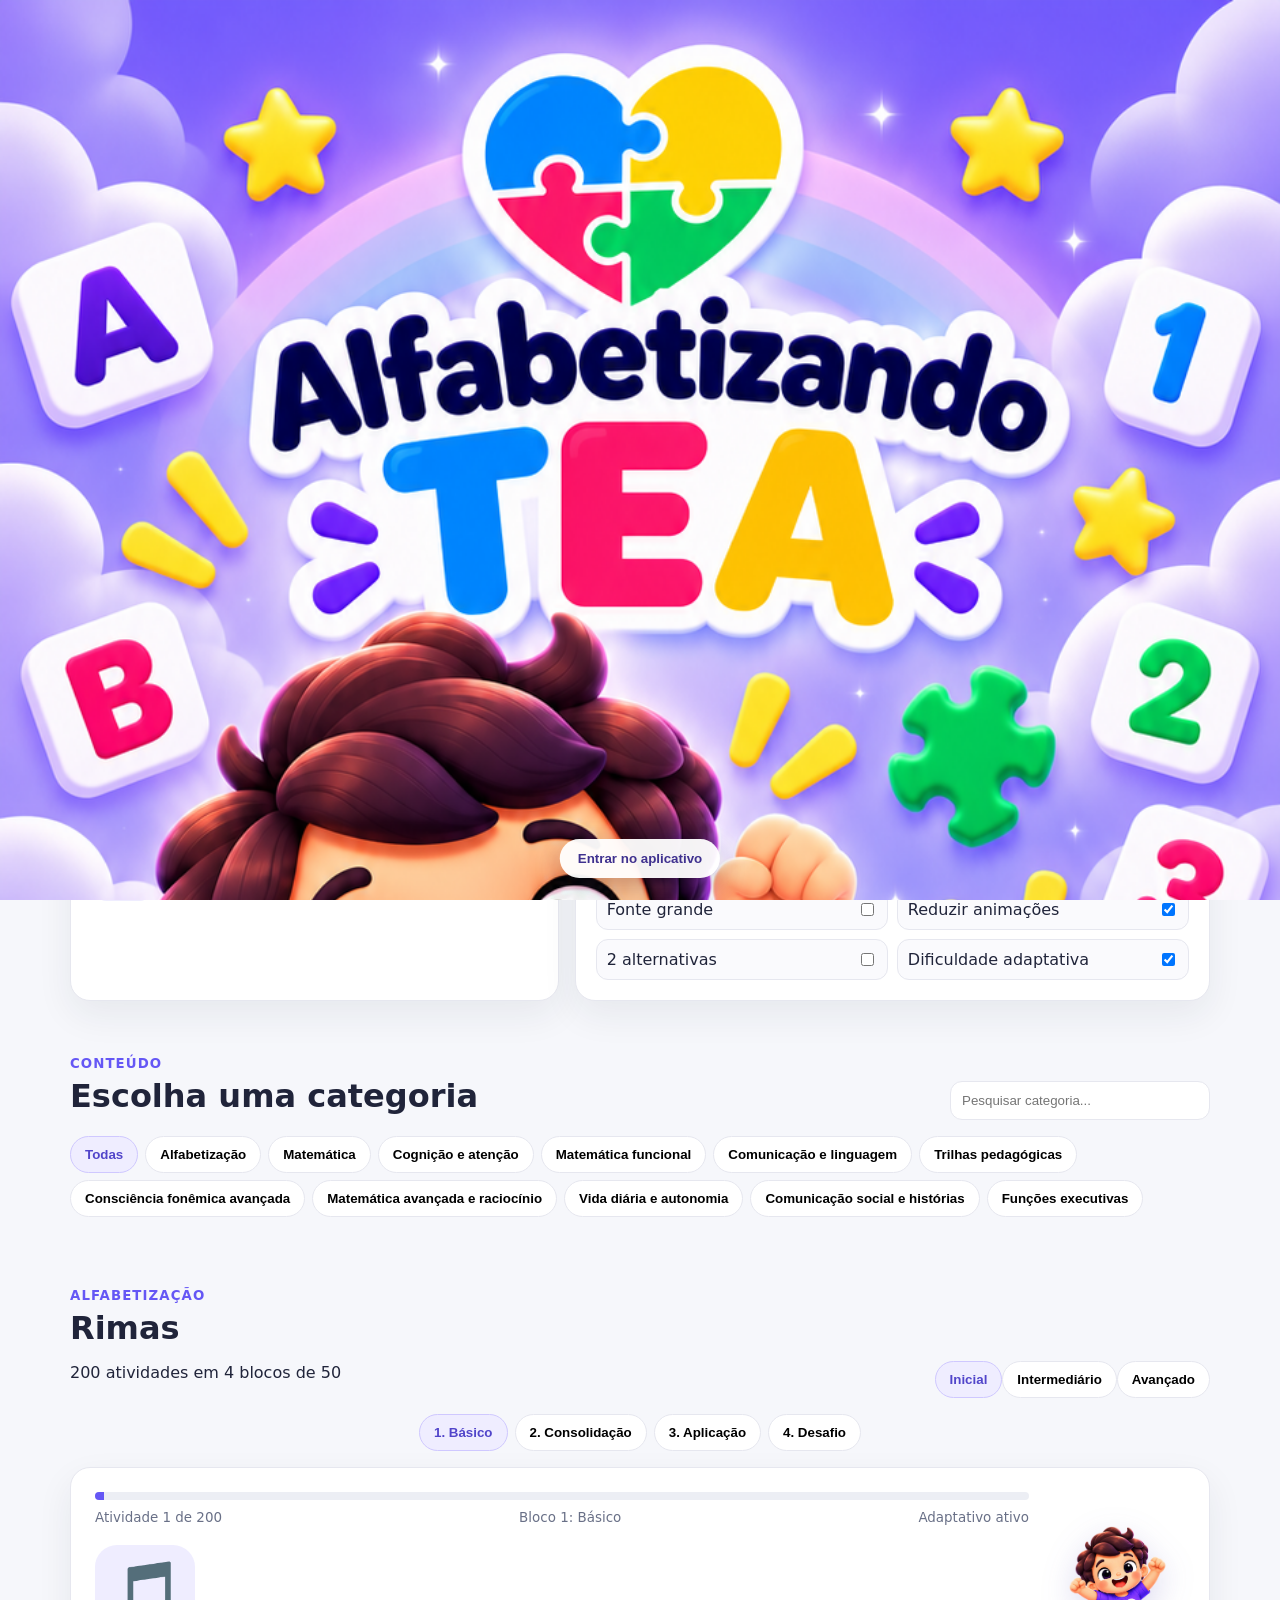
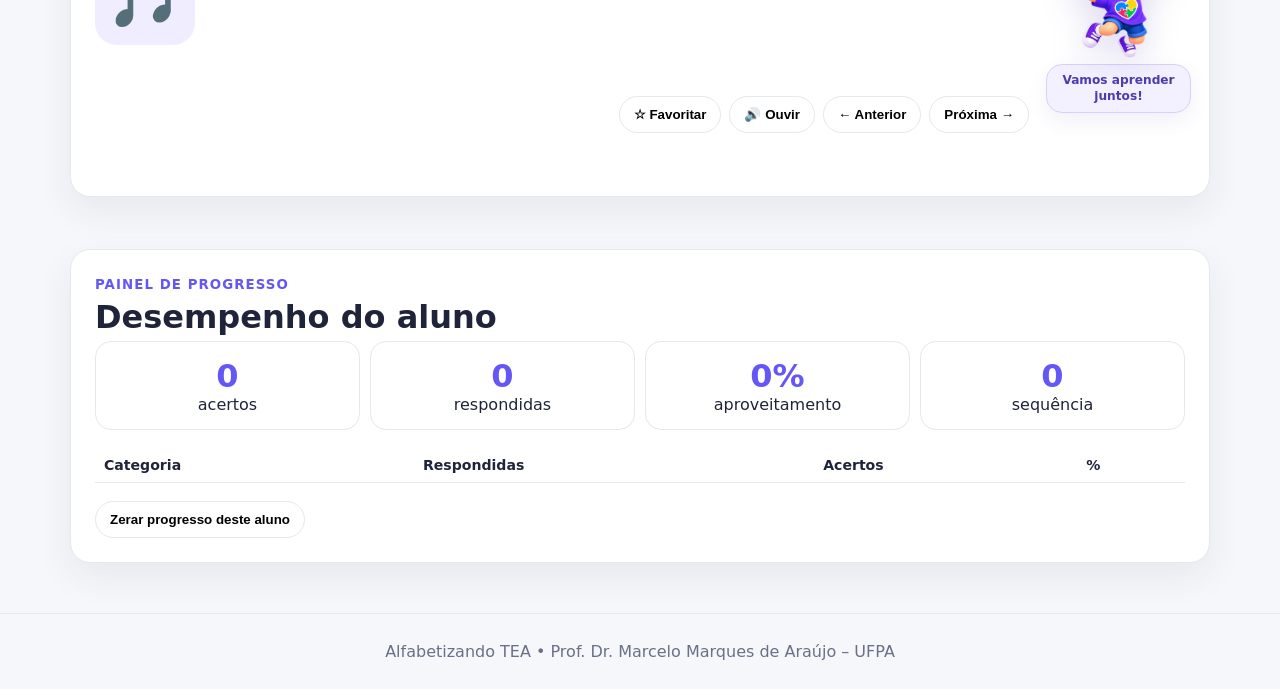
<file: index.html>
<!doctype html><html lang="pt-BR"><head><meta charset="utf-8"><meta name="viewport" content="width=device-width,initial-scale=1"><meta name="theme-color" content="#6557f5"><title>Alfabetizando TEA ULTRA 22K</title><link rel="manifest" href="manifest.webmanifest"><link rel="icon" href="icon.svg"><link rel="stylesheet" href="style.css"></head><body>
<div id="appSplash" class="appSplash" aria-label="Tela de abertura do Alfabetizando TEA">
  <img src="tela_abertura.png" alt="Alfabetizando TEA - 22.000 atividades para aprender brincando">
  <button id="skipSplash" type="button">Entrar no aplicativo</button>
</div>

<header><div class="wrap hero"><div><span class="pill">Plataforma adaptativa • Alfabetização • Matemática • TEA</span><h1>Alfabetizando TEA</h1><p>Versão ULTRA 22K com 22.000 atividades, 110 categorias, 200 atividades por categoria, avaliação diagnóstica, múltiplos perfis, mapa de habilidades, modo professor/aluno, relatórios e adaptação automática.</p><div class="actions"><button id="diagnosticBtn">Fazer diagnóstico</button><a href="#cats">Explorar atividades</a><button id="installBtn" hidden>Instalar aplicativo</button></div><small>Prof. Dr. Marcelo Marques de Araújo – UFPA</small></div><div class="heroCard"><b>110 categorias × 200 atividades</b><span>22.000 atividades organizadas em 4 blocos pedagógicos de 50.</span></div></div></header>
<main class="wrap">
<section class="stats"><article><b>22.000</b><span>atividades</span></article><article><b>110</b><span>categorias</span></article><article><b>200</b><span>por categoria</span></article><article><b>4</b><span>blocos pedagógicos</span></article></section>
<section class="mode"><button data-mode="student" class="active">🎓 Modo aluno</button><button data-mode="teacher">👩‍🏫 Modo professor</button></section>
<section class="panels"><article><div class="head"><div><small>PERFIS</small><h2>Aluno atual</h2></div><button id="profilesBtn">Gerenciar</button></div><div class="profile"><span>👤</span><div><b id="studentName">Aluno</b><small id="studentGoal">Meta: aprendizagem geral</small></div></div></article><article><small>ADAPTAÇÃO TEA</small><h2>Preferências</h2><div class="settings"><label>Modo tranquilo <input id="calmMode" type="checkbox" checked></label><label>Áudio automático <input id="autoVoice" type="checkbox"></label><label>Fonte grande <input id="largeText" type="checkbox"></label><label>Reduzir animações <input id="reduceMotion" type="checkbox" checked></label><label>2 alternativas <input id="twoChoices" type="checkbox"></label><label>Dificuldade adaptativa <input id="adaptive" type="checkbox" checked></label></div></article></section>
<section id="teacherPanel" class="teacher" hidden>
<div class="head">
  <div><small>ÁREA PROFISSIONAL</small><h2>Painel do professor</h2><p class="teacherIntro">Acompanhe cada aluno, identifique habilidades consolidadas, dificuldades e intervenções sugeridas.</p></div>
  <div class="teacherActions">
    <select id="reportPeriod"><option value="all">Todo o período</option><option value="30">Últimos 30 dias</option><option value="7">Últimos 7 dias</option></select>
    <button id="printBtn">📄 Exportar PDF</button><button id="csvBtn">⬇️ Exportar CSV</button>
  </div>
</div>
<div id="teacherReport" class="teacherReport">
  <div class="reportHeader"><div><span class="reportKicker">RELATÓRIO PEDAGÓGICO INDIVIDUAL</span><h3 id="reportStudentName">Aluno</h3><p id="reportStudentMeta"></p></div><div class="reportDate" id="reportDate"></div></div>
  <div class="reportSummary"><article><b id="reportAnswered">0</b><span>atividades respondidas</span></article><article><b id="reportAccuracy">0%</b><span>aproveitamento</span></article><article><b id="reportMastered">0</b><span>habilidades dominadas</span></article><article><b id="reportDeveloping">0</b><span>em desenvolvimento</span></article></div>
  <div class="teachergrid enhanced">
    <article><h3>Mapa de habilidades</h3><p class="teacherHint">Dominada ≥ 85%; Em desenvolvimento 60–84%; Precisa de apoio &lt; 60%.</p><div id="skillMap"></div></article>
    <article><h3>Categorias com maior dificuldade</h3><div id="hardestCategories" class="rankList"></div></article>
    <article><h3>Recomendações de intervenção</h3><div id="recommendation" class="interventionList">Realize algumas atividades.</div></article>
  </div>
  <div class="teachergrid lower">
    <article><h3>Histórico de desempenho</h3><div id="historyChart" class="historyChart"></div><div class="historyLegend">Últimas respostas registradas</div></article>
    <article><h3>Trilha personalizada / Favoritos</h3><div id="favorites"></div></article>
    <article><h3>Diagnóstico inicial</h3><div id="diagnosticSummary" class="diagnosticSummary">Ainda não realizado.</div></article>
  </div>
  <div class="pedagogicalReportEditor refinedReport">
    <div class="pedagogicalHead reportTopbar">
      <div>
        <span class="reportKicker">PLANEJAMENTO E REGISTRO PEDAGÓGICO</span>
        <h3>Relatório pedagógico ampliado</h3>
        <p>Organize o acompanhamento do aluno em um único espaço, com dados salvos individualmente no dispositivo.</p>
      </div>
      <div class="reportTopActions">
        <span id="saveStatus" class="saveStatus">Alterações salvas automaticamente</span>
        <button id="savePedagogicalReport" class="teacherSaveBtn">💾 Salvar agora</button>
      </div>
    </div>

    <div class="reportSection">
      <div class="reportSectionTitle"><span class="sectionNumber">1</span><div><h4>Identificação do acompanhamento</h4><p>Informe o período e o responsável pelo registro.</p></div></div>
      <div class="pedagogicalGrid twoColumns">
        <label class="fieldCard"><span>Período de acompanhamento</span><input id="followupPeriod" placeholder="Ex.: 01/09/2026 a 30/09/2026"></label>
        <label class="fieldCard"><span>Professor(a) responsável</span><input id="teacherName" placeholder="Nome do(a) professor(a)"></label>
      </div>
    </div>

    <div class="reportSection">
      <div class="reportSectionTitle"><span class="sectionNumber">2</span><div><h4>Planejamento individual</h4><p>Defina objetivos e prioridades para o próximo período.</p></div></div>
      <div class="pedagogicalGrid twoColumns">
        <label class="fieldCard"><span>Metas individuais</span><textarea id="individualGoals" rows="7" placeholder="Ex.: ampliar leitura de palavras simples; consolidar adição até 20; aumentar autonomia na rotina escolar."></textarea></label>
        <label class="fieldCard"><span>Habilidades prioritárias</span><textarea id="prioritySkills" rows="7" placeholder="Registre as habilidades prioritárias para o próximo período."></textarea></label>
      </div>
    </div>

    <div class="reportSection">
      <div class="reportSectionTitle"><span class="sectionNumber">3</span><div><h4>Registro do professor</h4><p>Descreva estratégias, avanços, apoios necessários e aspectos relevantes do acompanhamento.</p></div></div>
      <label class="fieldCard fullWidth"><span>Observações do professor</span><textarea id="teacherNotes" rows="9" placeholder="Registre participação, estratégias que funcionaram, comportamentos observados, formas de apoio, generalização das aprendizagens e outros aspectos relevantes."></textarea></label>
    </div>

    <div class="reportSection">
      <div class="reportSectionTitle"><span class="sectionNumber">4</span><div><h4>Intervenções pedagógicas</h4><p>Use as sugestões automáticas como ponto de partida e personalize conforme o contexto do aluno.</p></div></div>
      <label class="fieldCard fullWidth"><span>Sugestões de intervenção pedagógica</span><textarea id="interventionNotes" rows="8" placeholder="O aplicativo sugere intervenções automaticamente, mas você pode complementar ou substituir este texto."></textarea></label>
    </div>

    <div class="autoConclusionBox refinedConclusion">
      <div class="pedagogicalHead compact">
        <div><span class="reportKicker">CONCLUSÃO AUTOMÁTICA</span><h3>Texto para registro pedagógico</h3><p>Gere uma síntese a partir do diagnóstico, desempenho, metas, habilidades e observações registradas.</p></div>
        <div class="teacherActions"><button id="generateConclusion">✨ Gerar conclusão</button><button id="copyConclusion">📋 Copiar texto</button></div>
      </div>
      <textarea id="autoConclusion" rows="14" placeholder="A conclusão será gerada a partir do diagnóstico, desempenho, habilidades, dificuldades, metas e observações registradas."></textarea>
      <div class="conclusionFooter"><span id="conclusionCount">0 caracteres</span><span>Você pode editar o texto antes de copiar ou exportar.</span></div>
    </div>
  </div>

  <div class="historyTableWrap"><h3>Registro recente</h3><table><thead><tr><th>Data</th><th>Categoria</th><th>Nível</th><th>Bloco</th><th>Resultado</th></tr></thead><tbody id="historyBody"></tbody></table></div>
</div>
</section>
<section id="cats"><div class="head"><div><small>CONTEÚDO</small><h2>Escolha uma categoria</h2></div><input id="search" placeholder="Pesquisar categoria..."></div><div id="filters" class="filters"></div><div id="cards" class="cards"></div></section>
<section id="practice"><div class="head"><div><small id="groupNow">ALFABETIZAÇÃO</small><h2 id="catNow">Rimas</h2><p id="skillNow">200 atividades em 4 blocos de 50</p></div><div class="levels"><button data-level="Inicial" class="active">Inicial</button><button data-level="Intermediário">Intermediário</button><button data-level="Avançado">Avançado</button></div></div>
<div class="blocks"><button data-block="0" class="active">1. Básico</button><button data-block="1">2. Consolidação</button><button data-block="2">3. Aplicação</button><button data-block="3">4. Desafio</button></div>
<div class="activity activityWithMascot">
  <div class="activityMascotWrap">
    <img id="activityMascot" class="activityMascot" src="mascote_menino.png" alt="Mascote do Alfabetizando TEA">
    <div id="mascotBubble" class="mascotBubble">Vamos aprender juntos!</div>
  </div>
  <div class="bar"><i id="bar"></i></div>
  <div class="meta"><span id="counter">Atividade 1 de 200</span><span id="blockLabel">Bloco 1: Básico</span><span id="adaptiveLabel">Adaptativo ativo</span></div>
  <div class="prompt"><div id="emoji">🎵</div><h3 id="question"></h3></div>
  <div id="answers"></div>
  <div id="feedback"></div>
  <div class="nav"><button id="favBtn">☆ Favoritar</button><button id="speakBtn">🔊 Ouvir</button><button id="prevBtn">← Anterior</button><button id="nextBtn">Próxima →</button></div>
</div></section>
<section class="dashboard"><div class="head"><div><small>PAINEL DE PROGRESSO</small><h2>Desempenho do aluno</h2></div></div><div class="dash"><article><b id="hits">0</b><span>acertos</span></article><article><b id="done">0</b><span>respondidas</span></article><article><b id="rate">0%</b><span>aproveitamento</span></article><article><b id="streak">0</b><span>sequência</span></article></div><div class="tablewrap"><table><thead><tr><th>Categoria</th><th>Respondidas</th><th>Acertos</th><th>%</th></tr></thead><tbody id="progressBody"></tbody></table></div><button id="resetBtn">Zerar progresso deste aluno</button></section>
</main>
<div id="profilesModal" class="modal" hidden><div class="modalCard"><button class="close" id="closeProfiles">×</button><h2>Gerenciar perfis</h2><div id="profilesList"></div><hr><input id="newName" placeholder="Nome ou apelido"><select id="newGoal"><option>Alfabetização</option><option>Matemática</option><option>Comunicação</option><option>Cognição e atenção</option><option>Autonomia</option><option>Aprendizagem geral</option></select><button id="addProfile">Adicionar perfil</button></div></div>
<div id="diagModal" class="modal" hidden><div class="modalCard"><button class="close" id="closeDiag">×</button><h2>Avaliação diagnóstica</h2><div id="diagArea">12 questões curtas de alfabetização, matemática, atenção, linguagem e autonomia.</div><button id="diagNext">Começar</button></div></div>
<footer>Alfabetizando TEA • Prof. Dr. Marcelo Marques de Araújo – UFPA</footer><script src="script.js"></script>
<script>
(function(){
  const ids=['followupPeriod','teacherName','individualGoals','prioritySkills','teacherNotes','interventionNotes','autoConclusion'];
  const el=id=>document.getElementById(id);
  function currentProfile(){
    try { return typeof prof==='function' ? prof() : null; } catch(e){ return null; }
  }
  function persist(){
    const p=currentProfile(); if(!p) return;
    p.pedagogical=p.pedagogical||{};
    ids.forEach(id=>{ if(el(id)) p.pedagogical[id]=el(id).value.trim(); });
    try { if(typeof save==='function') save(); } catch(e){}
    if(el('saveStatus')) el('saveStatus').textContent='Salvo às '+new Date().toLocaleTimeString('pt-BR',{hour:'2-digit',minute:'2-digit'});
    countConclusion();
  }
  function load(){
    const p=currentProfile(); if(!p) return;
    p.pedagogical=p.pedagogical||{};
    ids.forEach(id=>{ if(el(id)) el(id).value=p.pedagogical[id]||''; });
    if(el('interventionNotes') && !el('interventionNotes').value.trim()){
      try{
        const hard=typeof hardestList==='function'?hardestList():[];
        if(hard.length && typeof interventionByGroup!=='undefined'){
          el('interventionNotes').value=hard.slice(0,3).map(x=>x.k+': '+(interventionByGroup[x.group]||'retomar a habilidade com apoio graduado.')).join('\n');
        }
      }catch(e){}
    }
    countConclusion();
  }
  function countConclusion(){
    if(el('conclusionCount')) el('conclusionCount').textContent=((el('autoConclusion')?.value)||'').length+' caracteres';
  }
  function strongest(){
    try{
      const stats=(typeof categoryStatsFromHistory==='function'&&categoryStatsFromHistory()) || currentProfile()?.progress?.byCat || {};
      return Object.entries(stats).filter(([k,v])=>v.d>=3).map(([k,v])=>({k,pct:Math.round(v.h/v.d*100)})).sort((a,b)=>b.pct-a.pct).slice(0,4);
    }catch(e){return []}
  }
  function generate(){
    const p=currentProfile(); if(!p) return;
    let history=[]; try{history=typeof filteredHistory==='function'?filteredHistory():(p.history||[])}catch(e){history=p.history||[]}
    const answered=history.length||p.progress?.done||0, hits=history.length?history.filter(x=>x.correct).length:(p.progress?.hits||0), acc=answered?Math.round(hits/answered*100):0;
    let hard=[]; try{hard=typeof hardestList==='function'?hardestList():[]}catch(e){}
    const strong=strongest(), r=p.pedagogical||{};
    const diag=p.diagnostic?`Na avaliação diagnóstica inicial, o aluno apresentou ${p.diagnostic.score}% de aproveitamento. `:'';
    const perf=answered?`No período analisado, realizou ${answered} atividades, com ${acc}% de aproveitamento geral. `:'Ainda não há quantidade suficiente de atividades respondidas para uma análise quantitativa consolidada. ';
    const strengths=strong.length?`Entre os desempenhos mais favoráveis, destacam-se ${strong.map(x=>`${x.k} (${x.pct}%)`).join(', ')}. `:'';
    const needs=hard.length?`As categorias que demandam maior acompanhamento são ${hard.slice(0,3).map(x=>`${x.k} (${x.pct}%)`).join(', ')}. `:'';
    const goals=r.individualGoals?`As metas individuais definidas para o período são: ${r.individualGoals}. `:'';
    const priorities=r.prioritySkills?`As habilidades prioritárias são: ${r.prioritySkills}. `:'';
    const notes=r.teacherNotes?`Nas observações pedagógicas, registra-se: ${r.teacherNotes}. `:'';
    let intervention=r.interventionNotes||'Manter acompanhamento contínuo, com apoio graduado, revisão das habilidades de maior dificuldade e progressão conforme o desempenho.';
    const final=`${diag}${perf}${strengths}${needs}${goals}${priorities}${notes}Como encaminhamentos pedagógicos, recomenda-se: ${intervention} O acompanhamento deverá permanecer contínuo, com revisão periódica dos dados, generalização das aprendizagens e ampliação progressiva da autonomia do aluno.`;
    if(el('autoConclusion')) el('autoConclusion').value=final;
    persist();
  }
  let timer=null;
  function wire(){
    load();
    ids.forEach(id=>{
      const node=el(id); if(!node) return;
      node.addEventListener('input',()=>{
        if(id==='autoConclusion') countConclusion();
        if(el('saveStatus')) el('saveStatus').textContent='Salvando...';
        clearTimeout(timer); timer=setTimeout(persist,700);
      });
      node.addEventListener('change',persist);
    });
    if(el('savePedagogicalReport')) el('savePedagogicalReport').onclick=()=>persist();
    if(el('generateConclusion')) el('generateConclusion').onclick=generate;
    if(el('copyConclusion')) el('copyConclusion').onclick=async()=>{
      const text=el('autoConclusion')?.value||''; if(!text) return;
      try{await navigator.clipboard.writeText(text)}catch(e){el('autoConclusion').select();document.execCommand('copy')}
      const t=document.createElement('div');t.className='saveToast';t.textContent='Conclusão copiada.';document.body.appendChild(t);setTimeout(()=>t.remove(),1600);
    };
    document.querySelectorAll('.mode button').forEach(b=>b.addEventListener('click',()=>setTimeout(load,50)));
    if(el('profilesList')) new MutationObserver(()=>setTimeout(load,50)).observe(el('profilesList'),{childList:true,subtree:true});
  }
  if(document.readyState==='loading') document.addEventListener('DOMContentLoaded',wire); else wire();
})();
</script>

</body></html>
</file>
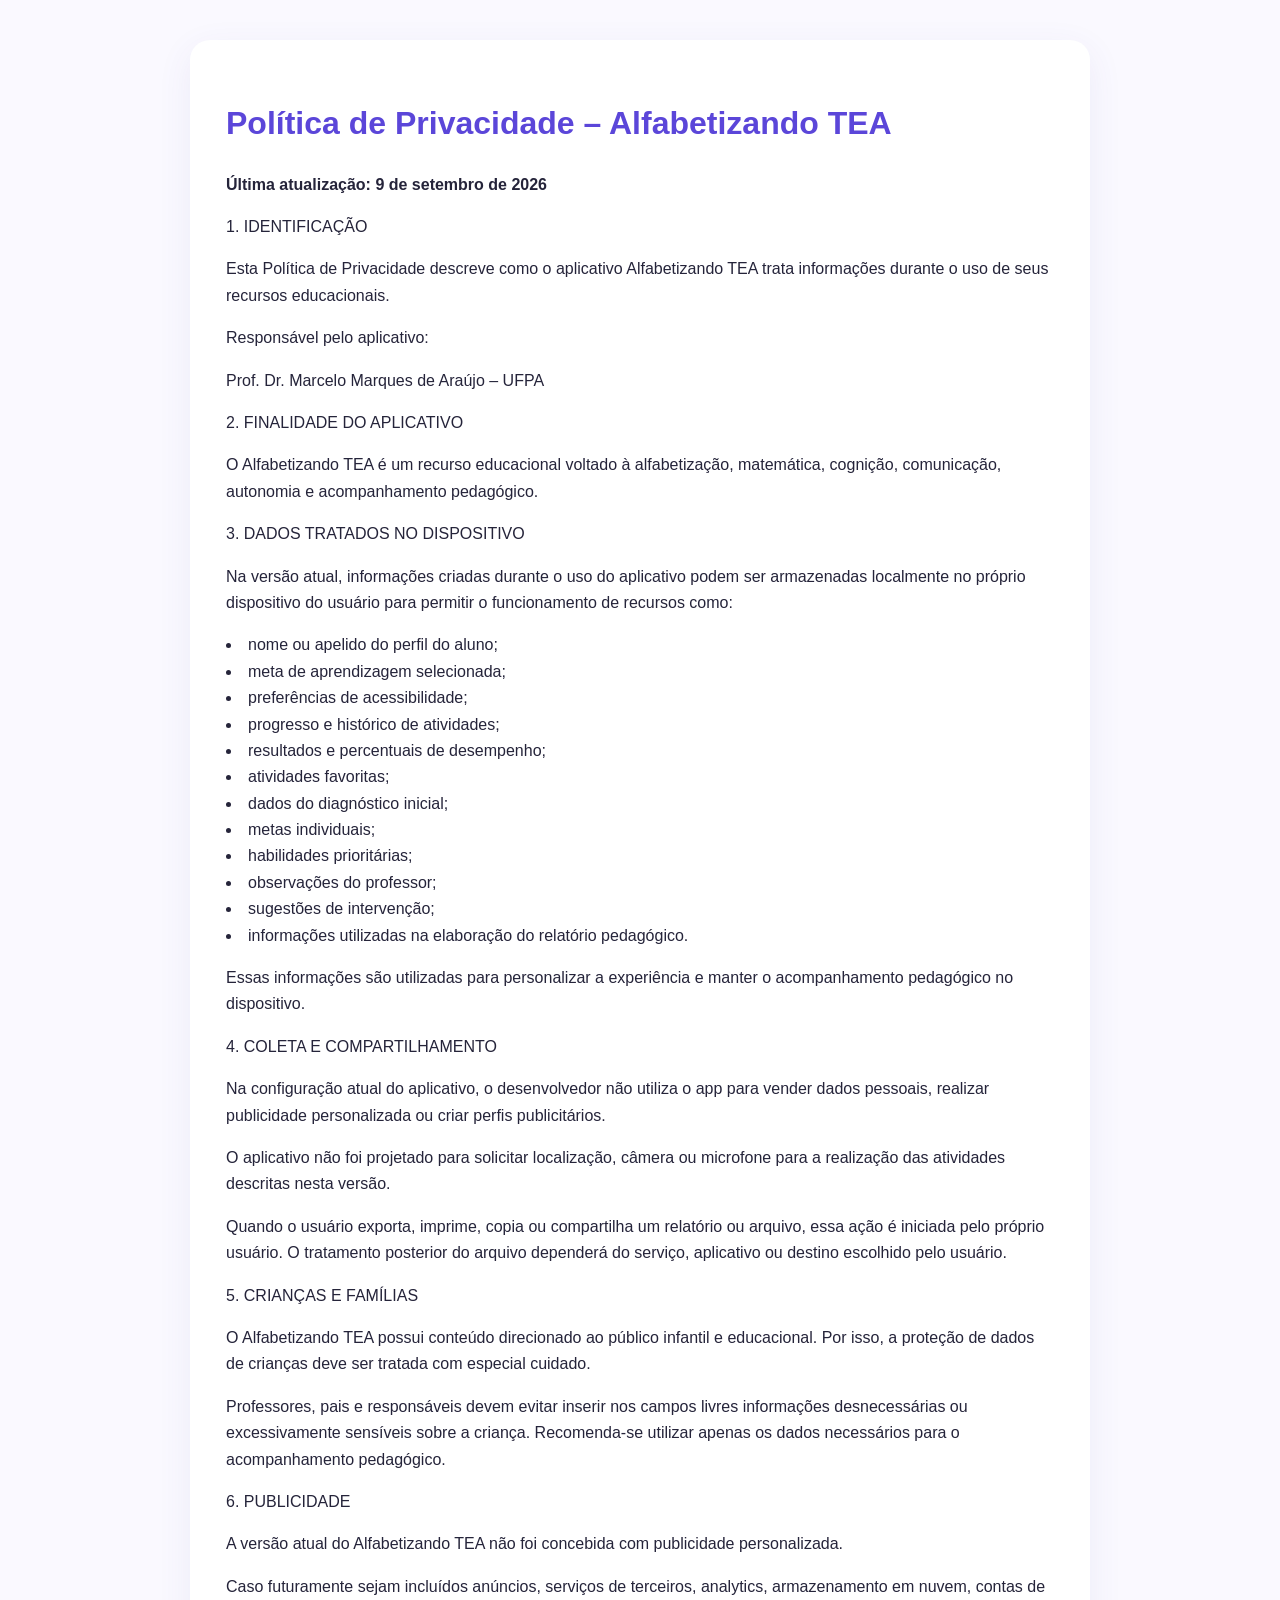
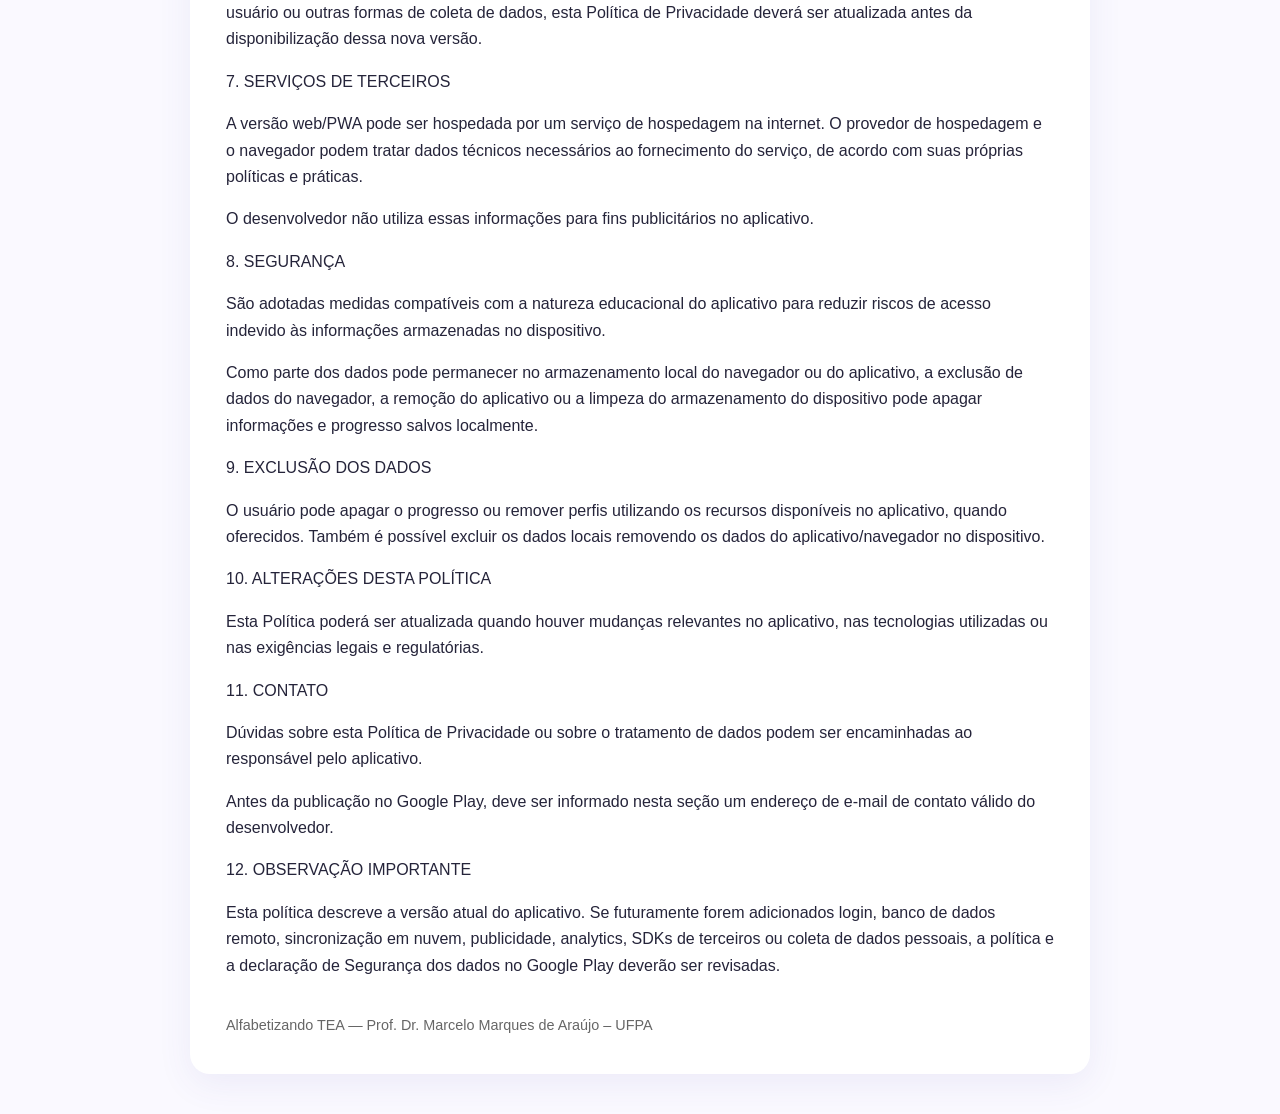
<file: politica_de_privacidade.html>
<!doctype html>
<html lang="pt-BR">
<head>
<meta charset="utf-8">
<meta name="viewport" content="width=device-width, initial-scale=1">
<title>Política de Privacidade – Alfabetizando TEA</title>
<style>
body{font-family:Arial,sans-serif;line-height:1.65;max-width:900px;margin:40px auto;padding:0 20px;color:#25243a;background:#faf9ff}
main{background:#fff;padding:36px;border-radius:20px;box-shadow:0 10px 35px rgba(80,60,160,.08)}
h1,h2{color:#5b46d9} h1{font-size:2rem} h2{margin-top:28px}
p,li{font-size:1rem} footer{margin-top:35px;color:#666;font-size:.9rem}
</style>
</head>
<body><main>
<h1>Política de Privacidade – Alfabetizando TEA</h1>
<p><strong>Última atualização: 9 de setembro de 2026</strong></p><p>1. IDENTIFICAÇÃO</p><p>Esta Política de Privacidade descreve como o aplicativo Alfabetizando TEA trata informações durante o uso de seus recursos educacionais.</p><p>Responsável pelo aplicativo:</p><p>Prof. Dr. Marcelo Marques de Araújo – UFPA</p><p>2. FINALIDADE DO APLICATIVO</p><p>O Alfabetizando TEA é um recurso educacional voltado à alfabetização, matemática, cognição, comunicação, autonomia e acompanhamento pedagógico.</p><p>3. DADOS TRATADOS NO DISPOSITIVO</p><p>Na versão atual, informações criadas durante o uso do aplicativo podem ser armazenadas localmente no próprio dispositivo do usuário para permitir o funcionamento de recursos como:</p><li>nome ou apelido do perfil do aluno;</li><li>meta de aprendizagem selecionada;</li><li>preferências de acessibilidade;</li><li>progresso e histórico de atividades;</li><li>resultados e percentuais de desempenho;</li><li>atividades favoritas;</li><li>dados do diagnóstico inicial;</li><li>metas individuais;</li><li>habilidades prioritárias;</li><li>observações do professor;</li><li>sugestões de intervenção;</li><li>informações utilizadas na elaboração do relatório pedagógico.</li><p>Essas informações são utilizadas para personalizar a experiência e manter o acompanhamento pedagógico no dispositivo.</p><p>4. COLETA E COMPARTILHAMENTO</p><p>Na configuração atual do aplicativo, o desenvolvedor não utiliza o app para vender dados pessoais, realizar publicidade personalizada ou criar perfis publicitários.</p><p>O aplicativo não foi projetado para solicitar localização, câmera ou microfone para a realização das atividades descritas nesta versão.</p><p>Quando o usuário exporta, imprime, copia ou compartilha um relatório ou arquivo, essa ação é iniciada pelo próprio usuário. O tratamento posterior do arquivo dependerá do serviço, aplicativo ou destino escolhido pelo usuário.</p><p>5. CRIANÇAS E FAMÍLIAS</p><p>O Alfabetizando TEA possui conteúdo direcionado ao público infantil e educacional. Por isso, a proteção de dados de crianças deve ser tratada com especial cuidado.</p><p>Professores, pais e responsáveis devem evitar inserir nos campos livres informações desnecessárias ou excessivamente sensíveis sobre a criança. Recomenda-se utilizar apenas os dados necessários para o acompanhamento pedagógico.</p><p>6. PUBLICIDADE</p><p>A versão atual do Alfabetizando TEA não foi concebida com publicidade personalizada.</p><p>Caso futuramente sejam incluídos anúncios, serviços de terceiros, analytics, armazenamento em nuvem, contas de usuário ou outras formas de coleta de dados, esta Política de Privacidade deverá ser atualizada antes da disponibilização dessa nova versão.</p><p>7. SERVIÇOS DE TERCEIROS</p><p>A versão web/PWA pode ser hospedada por um serviço de hospedagem na internet. O provedor de hospedagem e o navegador podem tratar dados técnicos necessários ao fornecimento do serviço, de acordo com suas próprias políticas e práticas.</p><p>O desenvolvedor não utiliza essas informações para fins publicitários no aplicativo.</p><p>8. SEGURANÇA</p><p>São adotadas medidas compatíveis com a natureza educacional do aplicativo para reduzir riscos de acesso indevido às informações armazenadas no dispositivo.</p><p>Como parte dos dados pode permanecer no armazenamento local do navegador ou do aplicativo, a exclusão de dados do navegador, a remoção do aplicativo ou a limpeza do armazenamento do dispositivo pode apagar informações e progresso salvos localmente.</p><p>9. EXCLUSÃO DOS DADOS</p><p>O usuário pode apagar o progresso ou remover perfis utilizando os recursos disponíveis no aplicativo, quando oferecidos. Também é possível excluir os dados locais removendo os dados do aplicativo/navegador no dispositivo.</p><p>10. ALTERAÇÕES DESTA POLÍTICA</p><p>Esta Política poderá ser atualizada quando houver mudanças relevantes no aplicativo, nas tecnologias utilizadas ou nas exigências legais e regulatórias.</p><p>11. CONTATO</p><p>Dúvidas sobre esta Política de Privacidade ou sobre o tratamento de dados podem ser encaminhadas ao responsável pelo aplicativo.</p><p>Antes da publicação no Google Play, deve ser informado nesta seção um endereço de e-mail de contato válido do desenvolvedor.</p><p>12. OBSERVAÇÃO IMPORTANTE</p><p>Esta política descreve a versão atual do aplicativo. Se futuramente forem adicionados login, banco de dados remoto, sincronização em nuvem, publicidade, analytics, SDKs de terceiros ou coleta de dados pessoais, a política e a declaração de Segurança dos dados no Google Play deverão ser revisadas.</p>
<footer>Alfabetizando TEA — Prof. Dr. Marcelo Marques de Araújo – UFPA</footer>
</main></body></html>
</file>
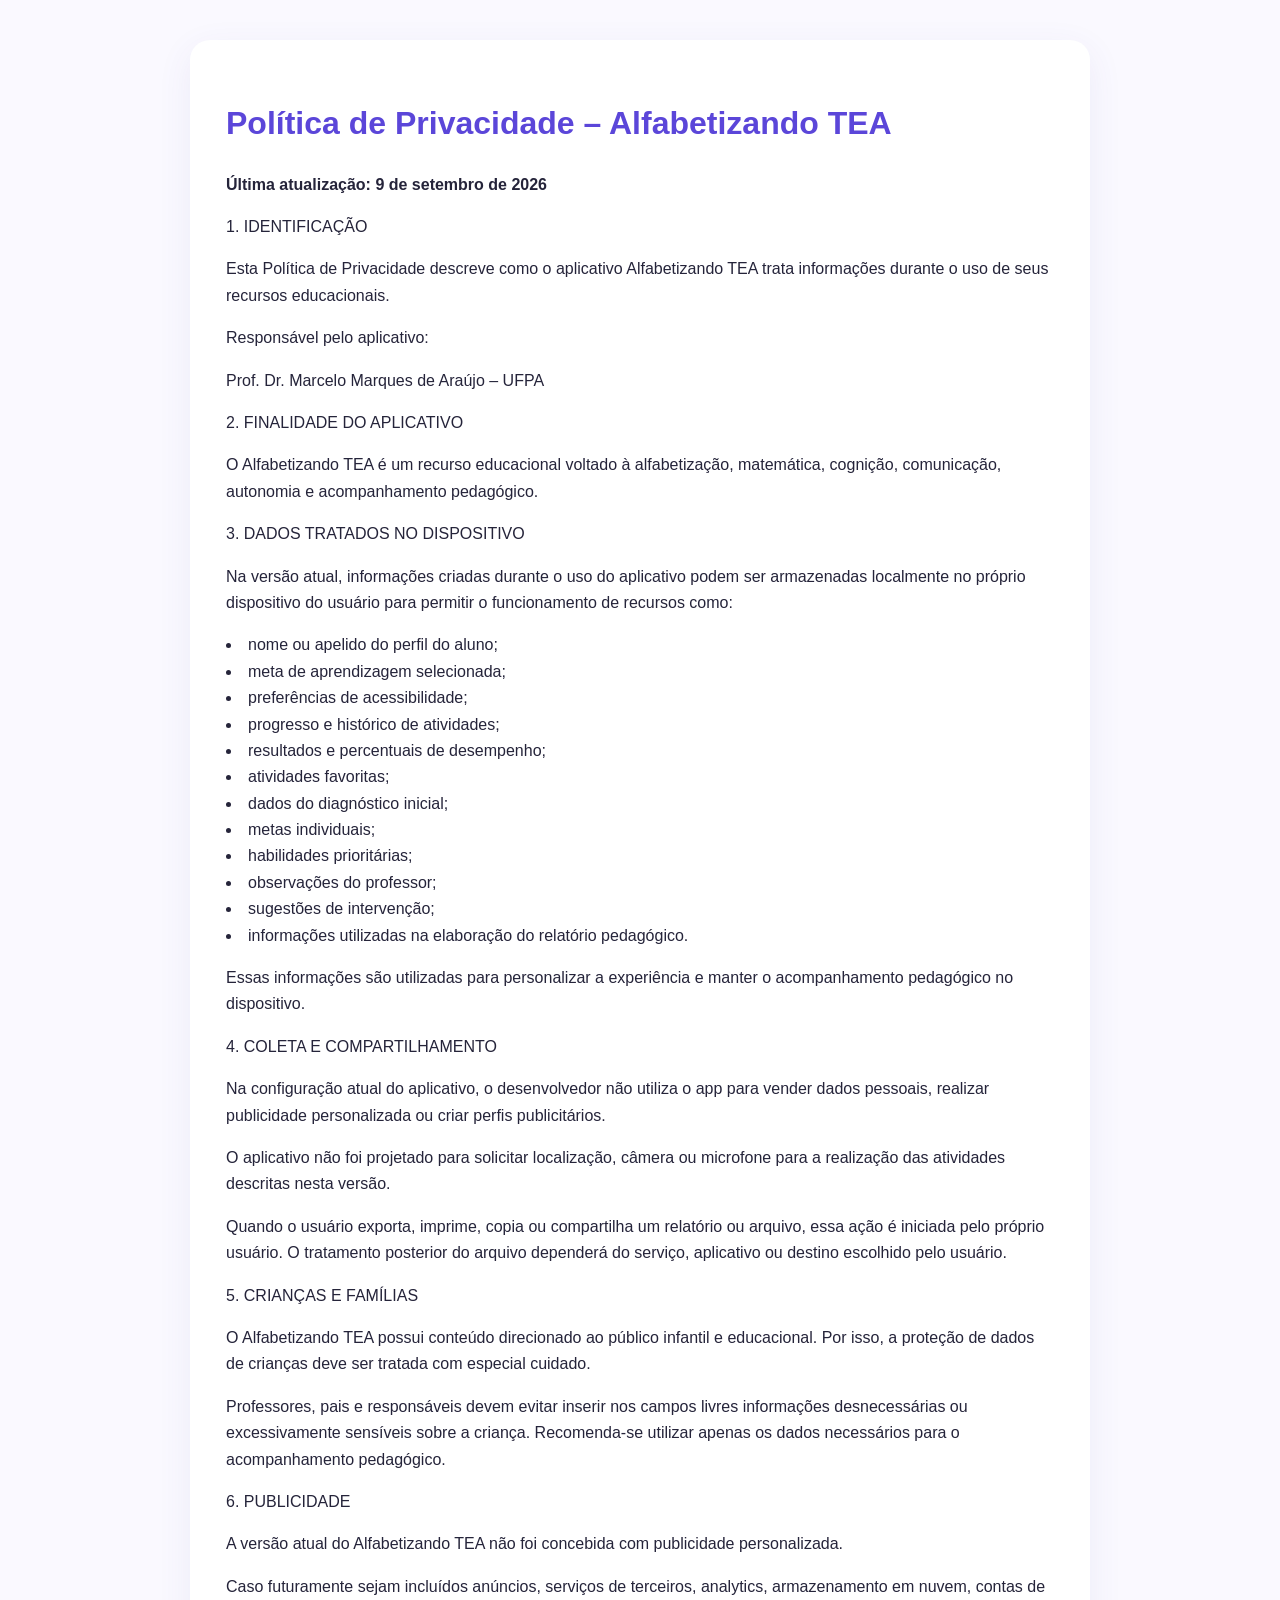
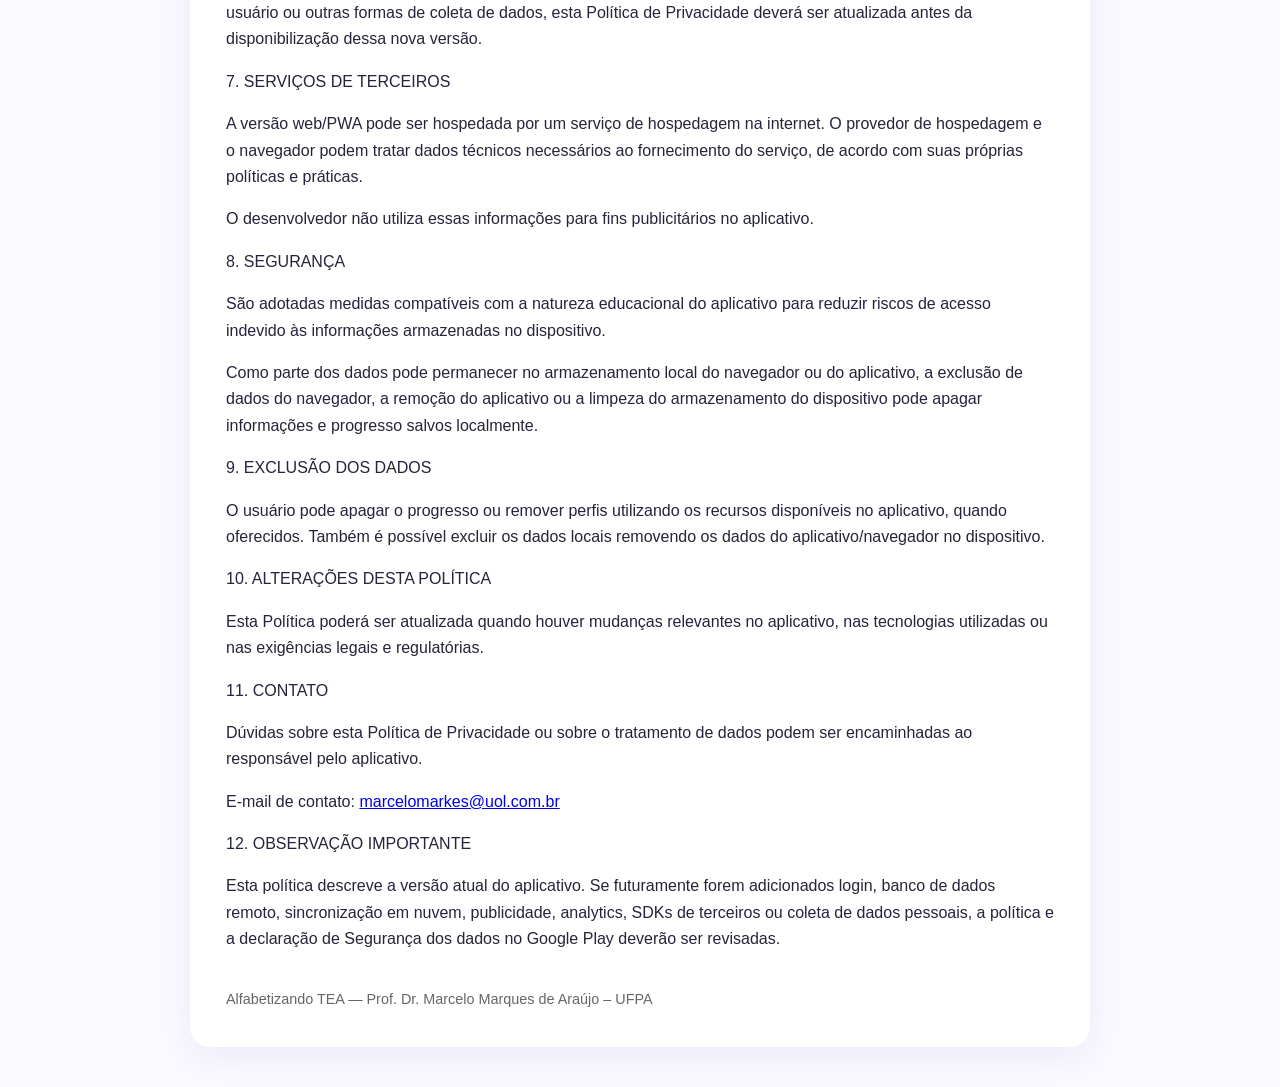
<file: politica_de_privacidade_ATUALIZADA.html>
<!doctype html>
<html lang="pt-BR">
<head>
<meta charset="utf-8">
<meta name="viewport" content="width=device-width, initial-scale=1">
<title>Política de Privacidade – Alfabetizando TEA</title>
<style>
body{font-family:Arial,sans-serif;line-height:1.65;max-width:900px;margin:40px auto;padding:0 20px;color:#25243a;background:#faf9ff}
main{background:#fff;padding:36px;border-radius:20px;box-shadow:0 10px 35px rgba(80,60,160,.08)}
h1,h2{color:#5b46d9} h1{font-size:2rem} h2{margin-top:28px}
p,li{font-size:1rem} footer{margin-top:35px;color:#666;font-size:.9rem}
</style>
</head>
<body><main>
<h1>Política de Privacidade – Alfabetizando TEA</h1>
<p><strong>Última atualização: 9 de setembro de 2026</strong></p><p>1. IDENTIFICAÇÃO</p><p>Esta Política de Privacidade descreve como o aplicativo Alfabetizando TEA trata informações durante o uso de seus recursos educacionais.</p><p>Responsável pelo aplicativo:</p><p>Prof. Dr. Marcelo Marques de Araújo – UFPA</p><p>2. FINALIDADE DO APLICATIVO</p><p>O Alfabetizando TEA é um recurso educacional voltado à alfabetização, matemática, cognição, comunicação, autonomia e acompanhamento pedagógico.</p><p>3. DADOS TRATADOS NO DISPOSITIVO</p><p>Na versão atual, informações criadas durante o uso do aplicativo podem ser armazenadas localmente no próprio dispositivo do usuário para permitir o funcionamento de recursos como:</p><li>nome ou apelido do perfil do aluno;</li><li>meta de aprendizagem selecionada;</li><li>preferências de acessibilidade;</li><li>progresso e histórico de atividades;</li><li>resultados e percentuais de desempenho;</li><li>atividades favoritas;</li><li>dados do diagnóstico inicial;</li><li>metas individuais;</li><li>habilidades prioritárias;</li><li>observações do professor;</li><li>sugestões de intervenção;</li><li>informações utilizadas na elaboração do relatório pedagógico.</li><p>Essas informações são utilizadas para personalizar a experiência e manter o acompanhamento pedagógico no dispositivo.</p><p>4. COLETA E COMPARTILHAMENTO</p><p>Na configuração atual do aplicativo, o desenvolvedor não utiliza o app para vender dados pessoais, realizar publicidade personalizada ou criar perfis publicitários.</p><p>O aplicativo não foi projetado para solicitar localização, câmera ou microfone para a realização das atividades descritas nesta versão.</p><p>Quando o usuário exporta, imprime, copia ou compartilha um relatório ou arquivo, essa ação é iniciada pelo próprio usuário. O tratamento posterior do arquivo dependerá do serviço, aplicativo ou destino escolhido pelo usuário.</p><p>5. CRIANÇAS E FAMÍLIAS</p><p>O Alfabetizando TEA possui conteúdo direcionado ao público infantil e educacional. Por isso, a proteção de dados de crianças deve ser tratada com especial cuidado.</p><p>Professores, pais e responsáveis devem evitar inserir nos campos livres informações desnecessárias ou excessivamente sensíveis sobre a criança. Recomenda-se utilizar apenas os dados necessários para o acompanhamento pedagógico.</p><p>6. PUBLICIDADE</p><p>A versão atual do Alfabetizando TEA não foi concebida com publicidade personalizada.</p><p>Caso futuramente sejam incluídos anúncios, serviços de terceiros, analytics, armazenamento em nuvem, contas de usuário ou outras formas de coleta de dados, esta Política de Privacidade deverá ser atualizada antes da disponibilização dessa nova versão.</p><p>7. SERVIÇOS DE TERCEIROS</p><p>A versão web/PWA pode ser hospedada por um serviço de hospedagem na internet. O provedor de hospedagem e o navegador podem tratar dados técnicos necessários ao fornecimento do serviço, de acordo com suas próprias políticas e práticas.</p><p>O desenvolvedor não utiliza essas informações para fins publicitários no aplicativo.</p><p>8. SEGURANÇA</p><p>São adotadas medidas compatíveis com a natureza educacional do aplicativo para reduzir riscos de acesso indevido às informações armazenadas no dispositivo.</p><p>Como parte dos dados pode permanecer no armazenamento local do navegador ou do aplicativo, a exclusão de dados do navegador, a remoção do aplicativo ou a limpeza do armazenamento do dispositivo pode apagar informações e progresso salvos localmente.</p><p>9. EXCLUSÃO DOS DADOS</p><p>O usuário pode apagar o progresso ou remover perfis utilizando os recursos disponíveis no aplicativo, quando oferecidos. Também é possível excluir os dados locais removendo os dados do aplicativo/navegador no dispositivo.</p><p>10. ALTERAÇÕES DESTA POLÍTICA</p><p>Esta Política poderá ser atualizada quando houver mudanças relevantes no aplicativo, nas tecnologias utilizadas ou nas exigências legais e regulatórias.</p><p>11. CONTATO</p><p>Dúvidas sobre esta Política de Privacidade ou sobre o tratamento de dados podem ser encaminhadas ao responsável pelo aplicativo.</p><p>E-mail de contato: <a href="mailto:marcelomarkes@uol.com.br">marcelomarkes@uol.com.br</a></p><p>12. OBSERVAÇÃO IMPORTANTE</p><p>Esta política descreve a versão atual do aplicativo. Se futuramente forem adicionados login, banco de dados remoto, sincronização em nuvem, publicidade, analytics, SDKs de terceiros ou coleta de dados pessoais, a política e a declaração de Segurança dos dados no Google Play deverão ser revisadas.</p>
<footer>Alfabetizando TEA — Prof. Dr. Marcelo Marques de Araújo – UFPA</footer>
</main></body></html>
</file>
<file: style.css>
*{box-sizing:border-box}html{scroll-behavior:smooth}:root{--p:#6557f5;--soft:#efedff;--ink:#20243a;--muted:#697087;--line:#e6e7ef}body{margin:0;background:#f6f7fb;color:var(--ink);font-family:Inter,system-ui,Arial,sans-serif}body.big{font-size:18px}body.reduced *{animation:none!important;transition:none!important}.wrap{max-width:1180px;margin:auto;padding:0 20px}header{background:linear-gradient(135deg,#292367,#6254f1 60%,#998dff);color:white;padding:62px 0 72px}.hero{display:grid;grid-template-columns:1.5fr .7fr;gap:35px;align-items:center}.pill{display:inline-block;background:#ffffff22;border:1px solid #ffffff33;border-radius:999px;padding:8px 12px;font-size:.78rem;font-weight:800}.hero h1{font-size:clamp(3rem,8vw,5.3rem);line-height:.92;margin:18px 0}.hero p{font-size:1.07rem;line-height:1.65;max-width:780px;color:#eeebff}.actions{display:flex;gap:10px;flex-wrap:wrap;margin:20px 0}.actions button,.actions a{background:white;color:#473ba9;border:0;border-radius:14px;padding:12px 16px;font-weight:800;text-decoration:none;cursor:pointer}.heroCard{background:#ffffff18;border:1px solid #ffffff30;border-radius:26px;padding:24px}.heroCard b,.heroCard span{display:block}.heroCard span{margin-top:8px;color:#e9e6ff}.stats{display:grid;grid-template-columns:repeat(4,1fr);gap:14px;margin-top:-30px}.stats article,.panels article,.cards article,.activity,.dashboard,.teachergrid article{background:white;border:1px solid var(--line);border-radius:20px;box-shadow:0 14px 36px #20243a12}.stats article{padding:19px}.stats b{display:block;font-size:1.9rem;color:var(--p)}.stats span,.profile small{color:var(--muted)}section{margin-top:52px}.mode{display:flex;justify-content:center;gap:10px}.mode button,.filters button,.levels button,.blocks button,.head button,.nav button,#resetBtn,#addProfile,#diagNext{border:1px solid var(--line);background:white;border-radius:999px;padding:10px 14px;cursor:pointer;font-weight:800}.mode .active,.filters .active,.levels .active,.blocks .active{background:var(--soft);color:#5145ca;border-color:#cfc8ff}.panels{display:grid;grid-template-columns:1fr 1.3fr;gap:16px}.panels article{padding:20px}.head{display:flex;justify-content:space-between;align-items:end;gap:14px}.head small,.teacher small,#cats small,#practice small,.dashboard small{color:var(--p);font-weight:900;letter-spacing:.08em}h2{font-size:2rem;margin:5px 0}.profile{display:flex;gap:12px;align-items:center}.profile>span{font-size:2rem;background:var(--soft);padding:12px;border-radius:16px}.profile b,.profile small{display:block}.settings{display:grid;grid-template-columns:1fr 1fr;gap:9px}.settings label{display:flex;justify-content:space-between;border:1px solid var(--line);background:#fafafd;border-radius:12px;padding:10px}.teacher{background:var(--soft);border:1px solid #d9d4ff;border-radius:26px;padding:22px}.teachergrid{display:grid;grid-template-columns:1.2fr 1fr 1fr;gap:12px}.teachergrid article{padding:15px}.skillchip{padding:8px;border-radius:10px;margin:5px 0;background:#f7f7fb;font-size:.8rem;font-weight:800}.skillchip.ok{background:#ecfaf4;color:#147b57}.skillchip.mid{background:#fff7e8;color:#9c6800}.skillchip.low{background:#fff0f2;color:#a63247}.favchip{display:inline-block;background:var(--soft);color:#5145ca;padding:7px 9px;border-radius:999px;margin:4px;font-size:.78rem}.filters,.blocks{display:flex;gap:7px;flex-wrap:wrap;margin:16px 0}.blocks{justify-content:center}.head input{padding:11px;border:1px solid var(--line);border-radius:12px;min-width:260px}.cards{display:grid;grid-template-columns:repeat(4,1fr);gap:14px}.cards article{padding:18px;cursor:pointer}.cards .icon{font-size:2rem}.cards h3{margin:8px 0}.cards p{color:var(--muted);font-size:.88rem}.cards .foot{display:flex;justify-content:space-between;font-size:.72rem;color:var(--muted)}.activity{padding:24px}.bar{height:8px;background:#eceef4;border-radius:999px;overflow:hidden}.bar i{display:block;height:100%;background:var(--p);width:1%}.meta{display:flex;justify-content:space-between;gap:10px;flex-wrap:wrap;color:var(--muted);font-size:.84rem;margin:10px 0 20px}.prompt{display:flex;align-items:center;gap:18px}.prompt>div{font-size:4rem;background:var(--soft);border-radius:22px;width:100px;height:100px;display:grid;place-items:center}.prompt h3{font-size:1.35rem}.options{display:grid;grid-template-columns:repeat(3,1fr);gap:10px;margin-top:20px}.options.two{grid-template-columns:repeat(2,1fr)}.option,.piece{border:2px solid var(--line);background:white;border-radius:14px;padding:14px;cursor:pointer;font-weight:800}.option.correct{background:#effaf5;border-color:#61c49c;color:#0f8057}.option.wrong{background:#fff2f4;border-color:#e7a2ad;color:#a63247}.built{margin-top:18px;border:2px dashed #c8c2ef;background:#faf9ff;border-radius:14px;padding:14px;min-height:54px}.pieces{display:flex;gap:8px;flex-wrap:wrap;margin-top:12px}#feedback{min-height:28px;margin-top:13px;font-weight:800}.nav{display:flex;gap:8px;justify-content:flex-end;margin-top:10px;flex-wrap:wrap}.dashboard{padding:24px}.dash{display:grid;grid-template-columns:repeat(4,1fr);gap:10px}.dash article{background:white;border:1px solid var(--line);border-radius:16px;padding:15px;text-align:center}.dash b{display:block;font-size:2rem;color:var(--p)}.tablewrap{overflow:auto;margin:18px 0}table{width:100%;border-collapse:collapse}th,td{padding:9px;border-bottom:1px solid var(--line);text-align:left;font-size:.88rem}.modal{position:fixed;inset:0;background:#11182788;display:grid;place-items:center;padding:20px;z-index:50}.modal[hidden]{display:none}.modalCard{background:white;border-radius:22px;padding:22px;width:min(680px,100%);max-height:90vh;overflow:auto}.close{float:right;border:0;background:none;font-size:1.8rem;cursor:pointer}.modalCard input,.modalCard select{width:100%;padding:11px;border:1px solid var(--line);border-radius:11px;margin:7px 0}.profrow{display:flex;justify-content:space-between;align-items:center;border:1px solid var(--line);border-radius:12px;padding:9px;margin:7px 0}.diagopt{display:block;width:100%;padding:10px;border:1px solid var(--line);border-radius:11px;background:white;margin:7px 0;text-align:left;cursor:pointer}footer{text-align:center;color:var(--muted);padding:28px;border-top:1px solid var(--line);margin-top:50px}@media(max-width:950px){.hero,.panels,.teachergrid{grid-template-columns:1fr}.cards{grid-template-columns:repeat(3,1fr)}}@media(max-width:700px){.stats{grid-template-columns:1fr 1fr}.cards{grid-template-columns:1fr 1fr}.settings{grid-template-columns:1fr}.head{align-items:stretch;flex-direction:column}.head input{min-width:0}.options,.options.two{grid-template-columns:1fr}.dash{grid-template-columns:1fr 1fr}.nav{flex-direction:column}.nav button{width:100%}}@media(max-width:500px){.cards{grid-template-columns:1fr}}@media print{header,.mode,.panels,#cats,#practice,#resetBtn,footer{display:none!important}.teacher,.dashboard{display:block!important;box-shadow:none;border:0}}
.teacherIntro{margin:4px 0 0;color:#5f6280;max-width:720px}.teacherActions{display:flex;gap:8px;flex-wrap:wrap;align-items:center}.teacherActions select{border:1px solid var(--line);background:white;border-radius:999px;padding:10px 13px;font-weight:700;color:var(--ink)}
.teacherReport{display:grid;gap:14px}.reportHeader{display:flex;justify-content:space-between;align-items:flex-start;gap:20px;background:#fff;border:1px solid var(--line);border-radius:18px;padding:18px;box-shadow:0 10px 28px #20243a0d}.reportKicker{color:var(--p);font-size:.72rem;font-weight:900;letter-spacing:.08em}.reportHeader h3{font-size:1.55rem;margin:5px 0 2px}.reportHeader p{margin:0;color:var(--muted)}.reportDate{color:var(--muted);font-size:.84rem;text-align:right}
.reportSummary{display:grid;grid-template-columns:repeat(4,1fr);gap:10px}.reportSummary article{background:#fff;border:1px solid var(--line);border-radius:16px;padding:15px;text-align:center}.reportSummary b{display:block;font-size:1.8rem;color:var(--p)}.reportSummary span{color:var(--muted);font-size:.82rem}
.teachergrid.enhanced{grid-template-columns:1.15fr .9fr 1.15fr}.teachergrid.lower{grid-template-columns:1.2fr .9fr .8fr}.teacherHint{font-size:.78rem;color:var(--muted);line-height:1.45;margin-top:0}
.skillchip{display:flex;justify-content:space-between;gap:8px;align-items:center}.skillchip .status{font-size:.68rem;border-radius:999px;padding:4px 7px;background:#ffffffaa}
.rankList{display:grid;gap:8px}.rankItem{background:#f9f9fc;border:1px solid var(--line);border-radius:12px;padding:10px}.rankItem .rankTop{display:flex;justify-content:space-between;gap:10px;font-weight:800}.rankItem small{display:block;color:var(--muted);margin-top:4px}.rankBar{height:6px;background:#eceef4;border-radius:999px;overflow:hidden;margin-top:8px}.rankBar i{display:block;height:100%;background:#d36b7c}
.interventionList{display:grid;gap:8px;background:transparent!important;padding:0!important}.intervention{background:#fff;border:1px solid #d8d4ff;border-left:4px solid var(--p);border-radius:12px;padding:10px}.intervention b{display:block;margin-bottom:3px}.intervention span{font-size:.82rem;color:#5f6280;line-height:1.4}
.historyChart{height:150px;display:flex;align-items:flex-end;gap:4px;padding:12px 8px 4px;background:#fafafd;border:1px solid var(--line);border-radius:14px;overflow:hidden}.historyBar{flex:1;min-width:5px;max-width:18px;border-radius:5px 5px 2px 2px;background:#b9b1ff}.historyBar.correct{background:#69c69f}.historyBar.wrong{background:#e79aa7}.historyLegend{font-size:.74rem;color:var(--muted);margin-top:5px}
.diagnosticSummary{background:#fafafd;border:1px solid var(--line);border-radius:13px;padding:12px;line-height:1.5}.historyTableWrap{background:#fff;border:1px solid var(--line);border-radius:18px;padding:16px;overflow:auto}.historyTableWrap h3{margin:0 0 10px}.historyTableWrap table{min-width:620px}.resultBadge{display:inline-block;padding:4px 8px;border-radius:999px;font-size:.72rem;font-weight:800}.resultBadge.ok{background:#ecfaf4;color:#147b57}.resultBadge.no{background:#fff0f2;color:#a63247}
@media(max-width:950px){.reportSummary{grid-template-columns:1fr 1fr}.teachergrid.enhanced,.teachergrid.lower{grid-template-columns:1fr}}@media(max-width:700px){.reportHeader{flex-direction:column}.reportDate{text-align:left}.teacherActions{width:100%}.teacherActions>*{flex:1}}
@media print{body{background:#fff!important;font-size:11pt!important}.teacher{background:#fff!important;padding:0!important}.teacher>.head{display:none!important}.teacherReport{display:block!important}.reportHeader,.reportSummary article,.teachergrid article,.historyTableWrap{box-shadow:none!important;break-inside:avoid}.reportSummary{margin:12px 0}.teachergrid.enhanced,.teachergrid.lower{display:grid!important;grid-template-columns:1fr 1fr!important;margin:12px 0}.historyChart{height:110px}.dashboard{display:none!important}@page{size:A4;margin:12mm}}

.pedagogicalReportEditor{background:#fff;border:1px solid var(--line);border-radius:18px;padding:18px;display:grid;gap:16px}
.pedagogicalHead{display:flex;justify-content:space-between;align-items:flex-start;gap:16px}
.pedagogicalHead.compact{align-items:center}
.pedagogicalHead h3{margin:4px 0}.pedagogicalHead p{margin:4px 0 0;color:var(--muted);font-size:.84rem}
.teacherSaveBtn{border:1px solid var(--line);background:#fff;border-radius:999px;padding:10px 14px;cursor:pointer;font-weight:800}
.pedagogicalGrid{display:grid;grid-template-columns:1fr 1fr;gap:12px}
.pedagogicalGrid label{display:grid;gap:6px}
.pedagogicalGrid label span{font-size:.78rem;font-weight:850;color:#4e536a}
.pedagogicalGrid input,.pedagogicalGrid textarea,.autoConclusionBox textarea{width:100%;border:1px solid var(--line);border-radius:12px;padding:11px;background:#fbfbfe;color:var(--ink);resize:vertical}
.pedagogicalGrid input:focus,.pedagogicalGrid textarea:focus,.autoConclusionBox textarea:focus{outline:2px solid #d7d2ff;border-color:#aca3ff}
.wideField{grid-column:1/-1}
.autoConclusionBox{background:#f8f7ff;border:1px solid #ddd8ff;border-radius:16px;padding:14px}
.autoConclusionBox textarea{background:#fff;line-height:1.55}
.saveToast{position:fixed;right:18px;bottom:18px;background:#20243a;color:#fff;padding:10px 14px;border-radius:12px;z-index:99;box-shadow:0 12px 30px #0003}
@media(max-width:700px){.pedagogicalGrid{grid-template-columns:1fr}.wideField{grid-column:auto}.pedagogicalHead{flex-direction:column}.pedagogicalHead .teacherActions{width:100%}}
@media print{
  .pedagogicalReportEditor{border:0!important;padding:0!important;break-before:page}
  .pedagogicalReportEditor input,.pedagogicalReportEditor textarea{border:0!important;background:#fff!important;padding:0!important;overflow:visible!important}
  .teacherSaveBtn,#generateConclusion,#copyConclusion{display:none!important}
  .autoConclusionBox{border:0!important;background:#fff!important;padding:0!important}
}

/* Relatório pedagógico refinado */
.refinedReport{padding:22px;gap:18px;background:linear-gradient(180deg,#fff 0%,#fbfaff 100%);border:1px solid #dcd7ff;box-shadow:0 18px 42px rgba(67,57,160,.08)}
.reportTopbar{padding-bottom:16px;border-bottom:1px solid #e8e5ff}.reportTopActions{display:flex;align-items:center;gap:10px;flex-wrap:wrap;justify-content:flex-end}
.saveStatus{font-size:.76rem;color:#5f6280;background:#f4f3ff;border:1px solid #e1ddff;border-radius:999px;padding:8px 10px}
.reportSection{background:#fff;border:1px solid #ebe9f6;border-radius:18px;padding:18px;box-shadow:0 8px 24px rgba(32,36,58,.04)}
.reportSectionTitle{display:flex;align-items:flex-start;gap:12px;margin-bottom:14px}.reportSectionTitle h4{margin:0;font-size:1.03rem;color:#25293f}.reportSectionTitle p{margin:4px 0 0;color:#747a90;font-size:.82rem;line-height:1.45}
.sectionNumber{width:30px;height:30px;display:grid;place-items:center;border-radius:10px;background:var(--soft);color:#5145ca;font-weight:900;flex:0 0 auto}
.pedagogicalGrid.twoColumns{grid-template-columns:1fr 1fr;gap:14px}.fieldCard{display:grid;gap:8px;background:#fbfbfe;border:1px solid #e7e5f1;border-radius:14px;padding:13px}.fieldCard>span{font-size:.78rem;font-weight:850;color:#4f546a}
.fieldCard input,.fieldCard textarea{width:100%;border:1px solid #d9dbe6;border-radius:12px;padding:12px 13px;background:#fff;color:var(--ink);line-height:1.5;resize:vertical;min-height:46px}.fieldCard textarea{min-height:150px}
.fieldCard input:focus,.fieldCard textarea:focus,.refinedConclusion textarea:focus{outline:3px solid rgba(101,87,245,.14);border-color:#8f83ff}.fullWidth{width:100%}
.refinedConclusion{padding:18px;background:linear-gradient(180deg,#f5f3ff 0%,#fbfaff 100%);border:1px solid #dcd7ff}.refinedConclusion textarea{min-height:260px;font-size:.96rem;line-height:1.62;padding:15px}
.conclusionFooter{display:flex;justify-content:space-between;gap:12px;margin-top:8px;color:#7a8093;font-size:.75rem;flex-wrap:wrap}
.teacherSaveBtn,.refinedConclusion .teacherActions button{border:1px solid #dcd8f2;background:#fff;border-radius:12px;padding:10px 14px;font-weight:800;cursor:pointer;box-shadow:0 4px 12px rgba(32,36,58,.05)}
.teacherSaveBtn:hover,.refinedConclusion .teacherActions button:hover{border-color:#aaa1ff;background:#f8f7ff}
@media(max-width:800px){.pedagogicalGrid.twoColumns{grid-template-columns:1fr}.reportTopActions{justify-content:flex-start}}
@media(max-width:560px){.refinedReport{padding:14px}.reportSection{padding:14px}.fieldCard textarea{min-height:180px}.refinedConclusion textarea{min-height:320px}}
@media print{.refinedReport{box-shadow:none!important;background:#fff!important;border:0!important;padding:0!important}.reportSection,.refinedConclusion{box-shadow:none!important;background:#fff!important;border:1px solid #ddd!important;break-inside:avoid;margin-bottom:10px}.saveStatus,.teacherSaveBtn,.refinedConclusion .teacherActions{display:none!important}.fieldCard{background:#fff!important;border:1px solid #ddd!important}.fieldCard input,.fieldCard textarea,.refinedConclusion textarea{min-height:unset!important;height:auto!important;border:0!important;background:#fff!important;font-size:10pt!important;line-height:1.45!important}.conclusionFooter{display:none!important}}

/* ===== Tela de abertura ===== */
.appSplash{
  position:fixed;
  inset:0;
  z-index:9999;
  background:#6d56f7;
  display:grid;
  place-items:center;
  overflow:hidden;
  opacity:1;
  visibility:visible;
  transition:opacity .45s ease, visibility .45s ease;
}
.appSplash img{
  width:100%;
  height:100%;
  object-fit:cover;
  display:block;
}
.appSplash button{
  position:absolute;
  left:50%;
  bottom:22px;
  transform:translateX(-50%);
  border:0;
  border-radius:999px;
  background:rgba(255,255,255,.95);
  color:#3f318f;
  font-weight:900;
  padding:12px 18px;
  box-shadow:0 10px 28px rgba(20,18,70,.22);
  cursor:pointer;
}
.appSplash.isHidden{
  opacity:0;
  visibility:hidden;
  pointer-events:none;
}

/* ===== Mascotes nas atividades ===== */
.activityWithMascot{
  position:relative;
  overflow:visible;
  padding-right:180px;
  min-height:330px;
}
.activityMascotWrap{
  position:absolute;
  right:18px;
  top:58px;
  width:145px;
  display:flex;
  flex-direction:column;
  align-items:center;
  gap:6px;
  z-index:2;
}
.activityMascot{
  width:132px;
  height:132px;
  object-fit:contain;
  filter:drop-shadow(0 10px 16px rgba(68,55,170,.18));
  transition:transform .25s ease, opacity .25s ease;
}
.activityMascot.cheer{
  transform:scale(1.08) rotate(-2deg);
}
.mascotBubble{
  background:#f3f0ff;
  color:#4c3dab;
  border:1px solid #d8d1ff;
  border-radius:16px;
  padding:8px 10px;
  font-size:.76rem;
  line-height:1.3;
  font-weight:800;
  text-align:center;
  box-shadow:0 8px 20px rgba(78,64,165,.08);
}
body.reduced .activityMascot{transition:none!important}

@media(max-width:850px){
  .activityWithMascot{padding-right:24px;padding-top:150px}
  .activityMascotWrap{
    top:16px;
    right:18px;
    width:120px;
  }
  .activityMascot{width:105px;height:105px}
}
@media(max-width:560px){
  .activityWithMascot{padding-top:135px}
  .activityMascotWrap{
    top:12px;
    right:50%;
    transform:translateX(50%);
    width:130px;
  }
  .activityMascot{width:100px;height:100px}
  .mascotBubble{font-size:.72rem}
}
</file>
